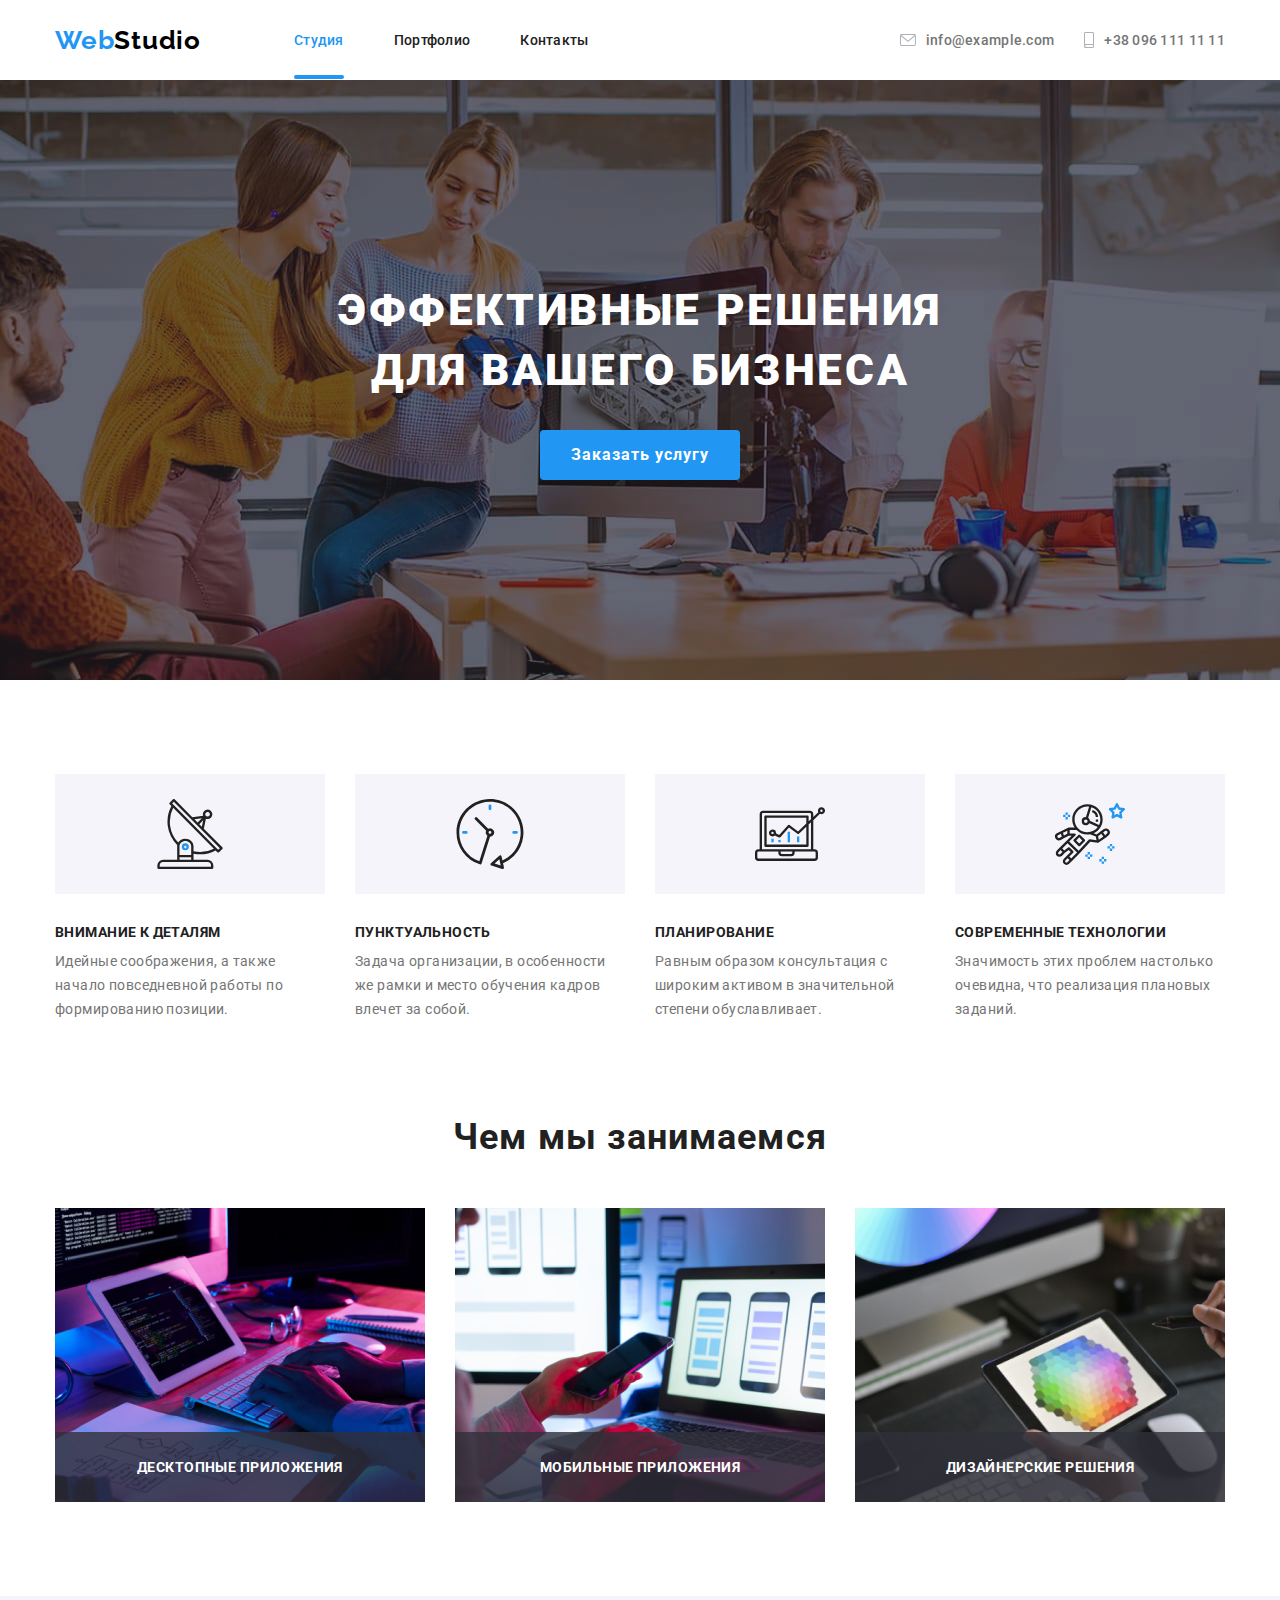
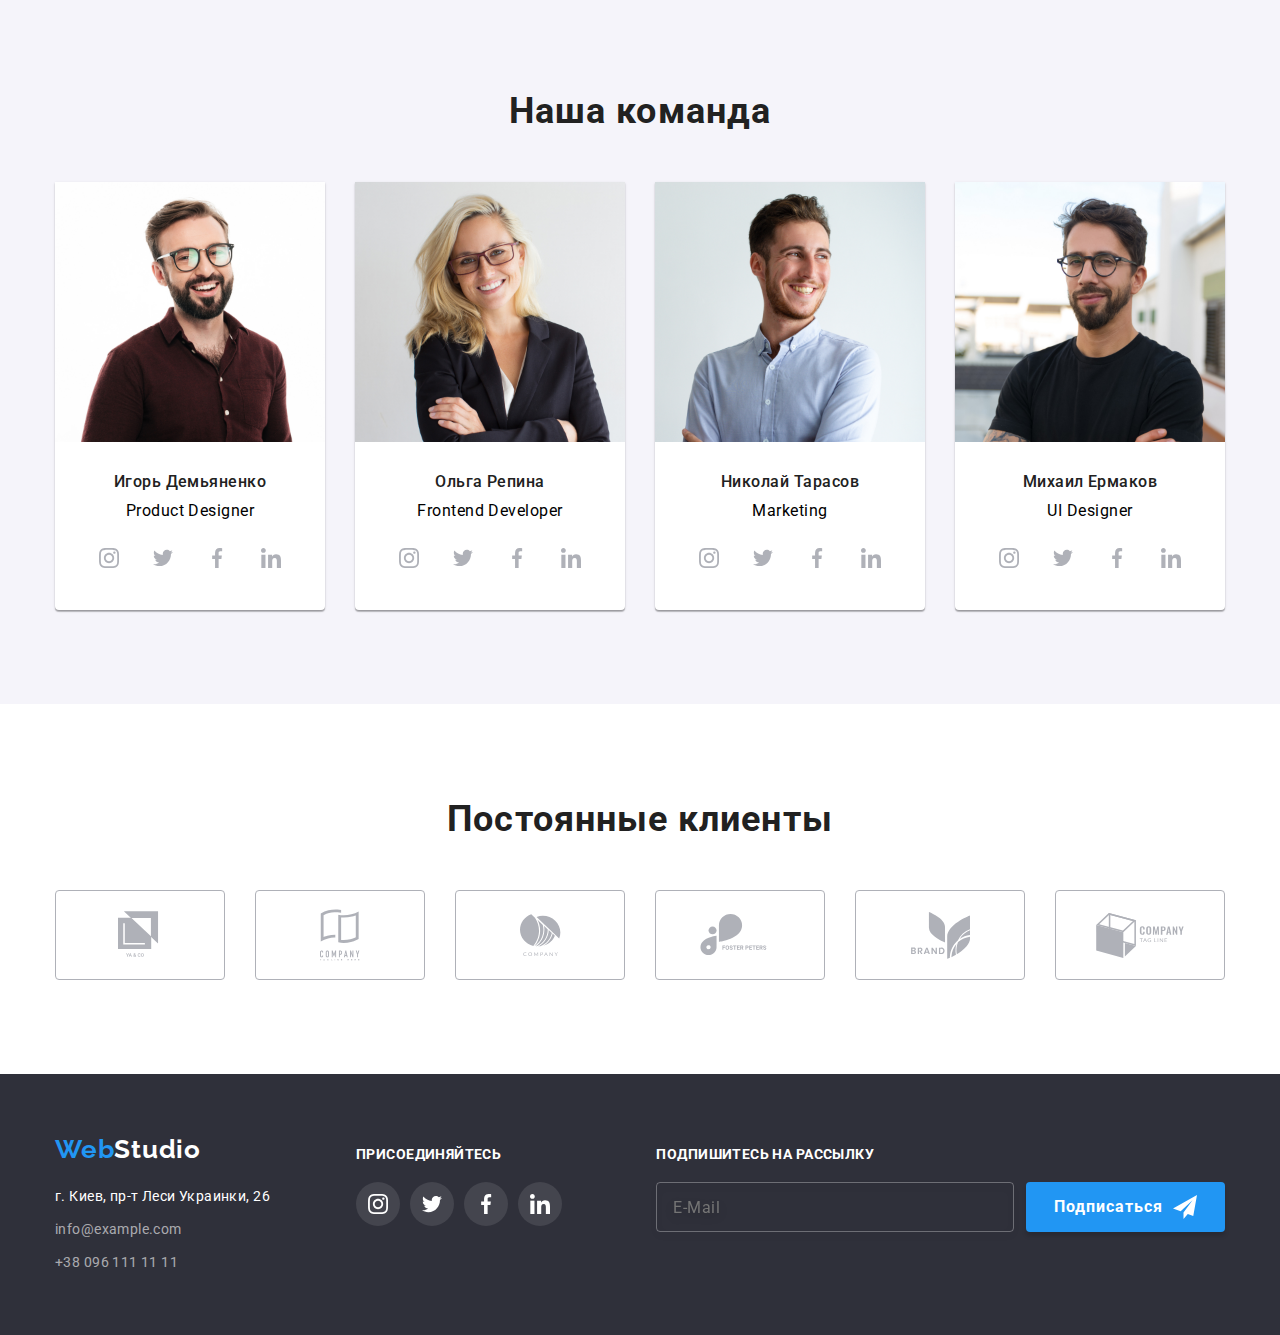
<file: index.html>
<!DOCTYPE html>
<html lang="ru">
<head>
    <meta charset="UTF-8">
    <meta name="viewport" content="width=device-width, initial-scale=1.0">
    <title>WebStudio</title>
    <link rel="stylesheet" href="https://cdnjs.cloudflare.com/ajax/libs/modern-normalize/1.0.0/modern-normalize.css">
    <link href="https://fonts.googleapis.com/css2?family=Raleway:wght@700&family=Roboto:wght@400;500;700;900&display=swap" rel="stylesheet">
    <link rel="stylesheet" href="./css/main.min.css">
</head>
<body>

    <!--Header container-->
    <header class="header-container">
        <div class="container">
            <div class="header-wrapper">
                <a class="link" href="./index.html" aria-label="WebStudio">
                    <span class="web">Web<span class="header-studio">Studio</span></span>
                </a>
                <nav class="nav-container">
                    <ul class="navigation-menu">
                        <li class="item active"><a href="./index.html" class="link active">Студия</a></li>
                        <li class="item"><a href="./portfolio.html" class="link">Портфолио</a></li>
                        <li class="item"><a href="" class="link">Контакты</a></li>
                    </ul>
                </nav>
                <ul class="contacts-list">
                     <li class="item">
                        <a href="info@example.com" class="link">
                            <svg width="16" height="12">
                                <use href="./img/svg/sprite.svg#icon-envelope"></use>
                            </svg>info@example.com</a>
                    </li>
                     <li class="item">
                        <a href="tel:+380961111111" class="link">
                            <svg width="10" height="16" style="background-position: center;">
                                <use href="./img/svg/sprite.svg#icon-smartphone"></use>
                            </svg>+38 096 111 11 11</a>
                    </li>
                </ul>
            </div>
        </div>
    </header>

    <main>
        <!--section-1 container-->
            <section class="section-1">
                <div class="container">
                    <h1 class="title">Эффективные решения <br> для вашего бизнеса</h1>
                    <button class="main-button" data-modal-open>Заказать услугу</button>
                    <!--modal with backdrop-->
                    <div class="backdrop is-hidden" data-modal>
                        <div class="modal">
                            <button data-modal-close class="close-modal-button">
                                <svg width="11" height="11">
                                    <use href="./img/svg/sprite.svg#icon-close-modal"></use>
                                </svg>
                            </button>
                            <h2>Оставьте свои данные, мы вам перезвоним</h2>
                            <form action="#">
                                <div class="form-field">
                                    <label class="label" for="name">Имя</label>
                                    <input type="text" name="user-name" id="name" class="input-field">
                                    <svg width="18" height="18">
                                        <use href="./img/svg/sprite.svg#icon-person-black-18dp-1"></use>
                                    </svg>
                                </div>
                                <div class="form-field">
                                    <label class="label" for="phone">Телефон</label>
                                    <input type="tel" name="user-phone" id="phone" class="input-field">
                                    <svg width="18" height="18">
                                        <use href="./img/svg/sprite.svg#icon-phone-black-18dp-1"></use>
                                    </svg>
                                </div>
                                <div class="form-field">
                                    <label class="label" for="email">Почта</label>
                                    <input type="email" name="user-email" id="email" class="input-field">
                                    <svg width="18" height="18">
                                        <use href="./img/svg/sprite.svg#icon-email-black-18dp-1"></use>
                                    </svg>
                                </div>
                                <label class="label" for="comment">Комментарий</label>
                                <textarea name="comment" id="" cols="30" rows="10" id="comment" placeholder="Введите сообщение"></textarea>
                                <div class="checkbox-container">
                                        <input type="checkbox" class="checkbox" id="checkbox">
                                    <label class="label" for="checkbox">Соглашаюсь с рассылкой и принимаю <a href="" class="link">Условия договора</a></label>
                                </div>
                                <button type="submit" class="send-button">Отправить</button>
                            </form>
                        </div>
                    </div>
                </div>
            </section>

        <!--section-2 container-->
            <section class="section-2">
                <div class="container">
                <h2>Специфика работы</h2>
                <ul class="work-list">
                    <li class="item">
                        <h3 class="title">Внимание к деталям</h3>
                        <p class="discription">Идейные соображения, а также начало повседневной работы по формированию позиции.</p>
                    </li>
                    <li class="item">
                        <h3 class="title">Пунктуальность</h3>
                        <p class="discription">Задача организации, в особенности же рамки и место обучения кадров влечет за собой.</p>
                    </li>
                    <li class="item">
                        <h3 class="title">Планирование</h3>
                        <p class="discription">Равным образом консультация с широким активом в значительной степени обуславливает.</p>
                    </li>
                    <li class="item">
                        <h3 class="title">Современные технологии</h3>
                        <p class="discription">Значимость этих проблем настолько очевидна, что реализация плановых заданий.</p>
                    </li>
                </ul>
                </div>
            </section>  

            <!--section-3 container-->
            <section class="section-3">
                <div class="container">
                    <h2>Чем мы занимаемся</h2>
                    <ul>
                        <li><img src="./img/sect-3/img-1.jpg" alt="Десктопные приложения"><h3>Десктопные приложения</h3></li>
                        <li><img src="./img/sect-3/img-2.jpg" alt="Мобильные приложения"><h3>Мобильные приложения</h3></li>
                        <li><img src="./img/sect-3/img-3.jpg" alt="Дизайнерские решения"><h3>Дизайнерские решения</h3></li>
                    </ul>
                    </div>
            </section>

        <!--section-4 container-->
            <section class="section-4">
                <div class="container">
                <h2>Наша команда</h2>
                <ul class="team-list">
                    <li>
                        <img src="./img/sect-4/img-1.jpg" alt="Игорь Демьяненко (фото)" width="270">
                        <h3>Игорь Демьяненко</h3>
                        <p>Product Designer</p>
                       <ul class="social-links-icons">
                           <li><a href="">
                               <svg width="20" height="20">
                                   <use href="./img/svg/sprite.svg#icon-instagram" class="icon-link"></use>
                               </svg>
                           </a></li>
                           <li><a href="">
                            <svg width="20" height="20">
                                <use href="./img/svg/sprite.svg#icon-twitter" class="icon-link"></use>
                            </svg>
                           </a></li>
                           <li><a href="">
                            <svg width="20" height="20">
                                <use href="./img/svg/sprite.svg#icon-facebook" class="icon-link"></use>
                            </svg>
                           </a></li>
                           <li><a href="">
                            <svg width="20" height="20">
                                <use href="./img/svg/sprite.svg#icon-linkedin" class="icon-link"></use>
                            </svg>
                           </a></li>
                       </ul>
                    </li>
                    <li>
                        <img src="./img/sect-4/img-2.jpg" alt="Ольга Репина (фото)" width="270">
                        <h3>Ольга Репина</h3>
                        <p>Frontend Developer</p>
                        <ul class="social-links-icons">
                            <li><a href="">
                                <svg width="20" height="20">
                                    <use href="./img/svg/sprite.svg#icon-instagram" class="icon-link"></use>
                                </svg>
                            </a></li>
                            <li><a href="">
                             <svg width="20" height="20">
                                 <use href="./img/svg/sprite.svg#icon-twitter" class="icon-link"></use>
                             </svg>
                            </a></li>
                            <li><a href="">
                             <svg width="20" height="20">
                                 <use href="./img/svg/sprite.svg#icon-facebook" class="icon-link"></use>
                             </svg>
                            </a></li>
                            <li><a href="">
                             <svg width="20" height="20">
                                 <use href="./img/svg/sprite.svg#icon-linkedin" class="icon-link"></use>
                             </svg>
                            </a></li>
                        </ul>
                    </li>
                    <li>
                        <img src="./img/sect-4/img-3.jpg" alt="Николай Тарасов (фото)" width="270">
                        <h3>Николай Тарасов</h3>
                        <p>Marketing</p>
                        <ul class="social-links-icons">
                            <li><a href="">
                                <svg width="20" height="20">
                                    <use href="./img/svg/sprite.svg#icon-instagram" class="icon-link"></use>
                                </svg>
                            </a></li>
                            <li><a href="">
                             <svg width="20" height="20">
                                 <use href="./img/svg/sprite.svg#icon-twitter" class="icon-link"></use>
                             </svg>
                            </a></li>
                            <li><a href="">
                             <svg width="20" height="20">
                                 <use href="./img/svg/sprite.svg#icon-facebook" class="icon-link"></use>
                             </svg>
                            </a></li>
                            <li><a href="">
                             <svg width="20" height="20">
                                 <use href="./img/svg/sprite.svg#icon-linkedin" class="icon-link"></use>
                             </svg>
                            </a></li>
                        </ul>
                    </li>
                    <li>
                        <img src="./img/sect-4/img-4.jpg" alt="Михаил Ермаков (фото)" width="270">
                        <h3>Михаил Ермаков</h3>
                        <p>UI Designer</p>
                        <ul class="social-links-icons">
                            <li><a href="">
                                <svg width="20" height="20">
                                    <use href="./img/svg/sprite.svg#icon-instagram" class="icon-link"></use>
                                </svg>
                            </a></li>
                            <li><a href="">
                             <svg width="20" height="20">
                                 <use href="./img/svg/sprite.svg#icon-twitter" class="icon-link"></use>
                             </svg>
                            </a></li>
                            <li><a href="">
                             <svg width="20" height="20">
                                 <use href="./img/svg/sprite.svg#icon-facebook" class="icon-link"></use>
                             </svg>
                            </a></li>
                            <li><a href="">
                             <svg width="20" height="20">
                                 <use href="./img/svg/sprite.svg#icon-linkedin" class="icon-link"></use>
                             </svg>
                            </a></li>
                        </ul>
                    </li>
                </ul>
                </div>
            </section>

            <!--section-5 container-->
            <section class="section-5">
                <div class="container">
                <h2>Постоянные клиенты</h2>
                <ul>
                    <li><a href="#">
                        <svg width="44.27" height="49.23">
                            <use href="./img/svg/sprite.svg#icon-logo-1"></use>
                        </svg>
                        </a></li>
                    <li><a href="#">
                        <svg width="40" height="52">
                            <use href="./img/svg/sprite.svg#icon-logo-2"></use>
                        </svg>
                        </a></li>
                    <li><a href="#">
                        <svg width="41" height="42.6">
                            <use href="./img/svg/sprite.svg#icon-logo-3"></use>
                        </svg>
                        </a></li>
                    <li><a href="#">
                        <svg width="79.66" height="42.02">
                            <use href="./img/svg/sprite.svg#icon-logo-4"></use>
                        </svg>
                        </a></li>
                    <li><a href="#">
                        <svg width="59" height="47">
                            <use href="./img/svg/sprite.svg#icon-logo-5"></use>
                        </svg>
                        </a></li>
                    <li><a href="#">
                        <svg width="88.48" height="45.44">
                            <use href="./img/svg/sprite.svg#icon-logo-6"></use>
                        </svg>
                        </a></li>
                </ul>
                </div>
            </section>
        </main>
        
            <!--footer container-->
    <footer>
        <div class="container">
            <div class="footer-wrapper">
                <div class="contacts-container">
                <a class="webstudio-link" href="./index.html" aria-label="WebStudio">
                  <span class="web">Web<span class="footer-studio">Studio</span></span>
                </a>
                <address>
                    <span class="address-text">г. Киев, пр-т Леси Украинки, 26</span>
                    <ul>
                        <li><a href="info@example.com">info@example.com</a></li>
                        <li><a href="tel:+380961111111">+38 096 111 11 11</a></li>
                    </ul>
                </address>
                </div>
                <div class="follow-us-container">
                    <p>Присоединяйтесь</p>
                    <ul class="footer-social-links">
                            <li><a href="">
                                <svg width="20" height="20">
                                    <use href="./img/svg/sprite.svg#icon-instagram-footer"></use>
                                </svg>
                              </a></li>
                            <li><a href="">
                                <svg width="20" height="20">
                                    <use href="./img/svg/sprite.svg#icon-twitter-footer"></use>
                                </svg>
                              </a></li>
                            <li><a href="">
                                <svg width="20" height="20">
                                    <use href="./img/svg/sprite.svg#icon-facebook-footer"></use>
                                </svg>
                              </a></li>
                            <li><a href="">
                                <svg width="20" height="20">
                                    <use href="./img/svg/sprite.svg#icon-linkedin-footer"></use>
                                </svg>
                              </a></li>
                    </ul>
                </div>
                <div class="subscribe-container">
                    <p>Подпишитесь на рассылку</p>
                    <form action="#">
                        <input type="email" name="user-email" placeholder="E-Mail">
                        <button type="submit">Подписаться
                                <svg width="24" height="24">
                                <use href="./img/svg/sprite.svg#icon-send"></use></svg>
                        </button>
                    </form>
                </div>
            </div>
        </div>
    </footer>
    <script src="./js/modal.js"></script>
</body>
</html>
</file>
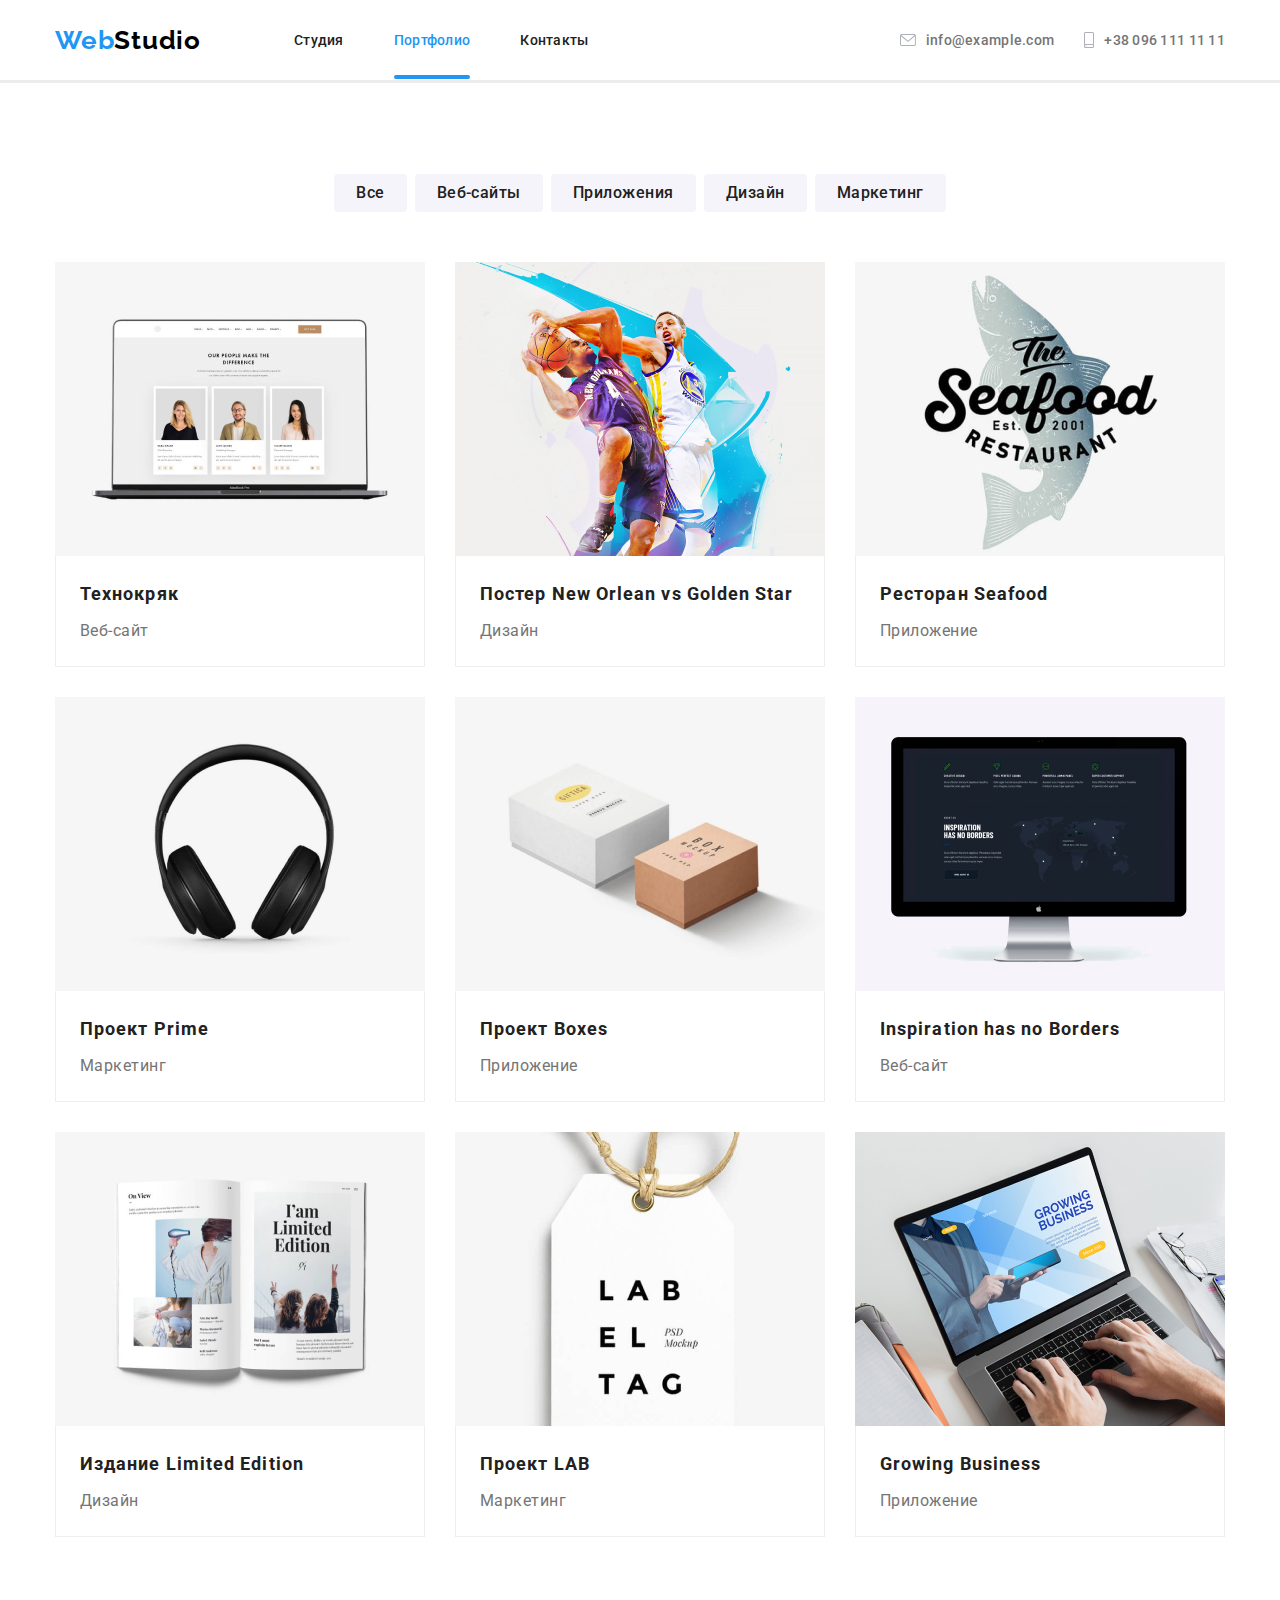
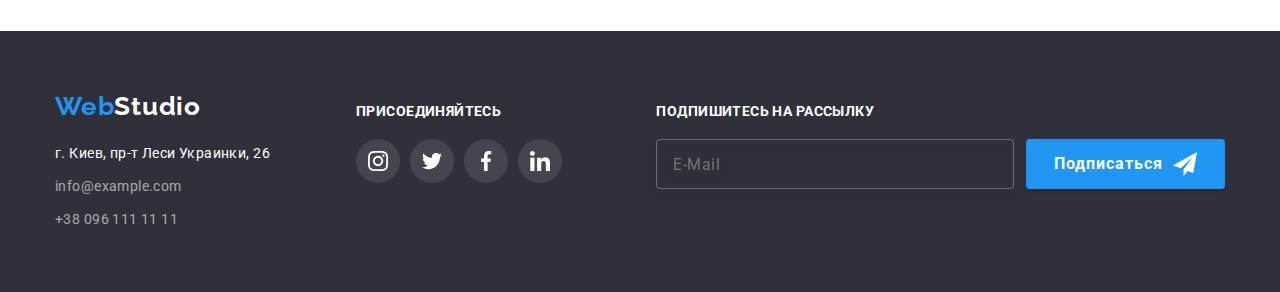
<file: portfolio.html>
<!DOCTYPE html>
<html lang="ru">
<head>
    <meta charset="UTF-8">
    <meta name="viewport" content="width=device-width, initial-scale=1.0">
    <title>WebStudio</title>
    <link rel="stylesheet" href="https://cdnjs.cloudflare.com/ajax/libs/modern-normalize/1.0.0/modern-normalize.css">
    <link href="https://fonts.googleapis.com/css2?family=Raleway:wght@700&family=Roboto:wght@400;500;700;900&display=swap" rel="stylesheet">
    <link rel="stylesheet" href="./css/portfolio.min.css">
</head>
<body>

    <!--Header container-->
    <header class="header-container portfolio">
        <div class="container">
            <div class="header-wrapper">
                <a class="link" href="./index.html" aria-label="WebStudio">
                    <span class="web">Web<span class="header-studio">Studio</span></span>
                </a>
                 <nav class="nav-container">
                    <ul class="navigation-menu">
                        <li class="item"><a href="./index.html" class="link">Студия</a></li>
                        <li class="item active"><a href="./portfolio.html" class="link active">Портфолио</a></li>
                        <li class="item"><a href="" class="link">Контакты</a></li>
                    </ul>
                 </nav>
                 <ul class="contacts-list">
                     <li class="item">
                        <a href="info@example.com" class="link">
                            <svg width="16" height="12">
                                <use href="./img/svg/sprite.svg#icon-envelope"></use>
                            </svg>info@example.com</a>
                    </li>
                     <li class="item">
                        <a href="tel:+380961111111" class="link">
                            <svg width="10" height="16" style="background-position: center;">
                                <use href="./img/svg/sprite.svg#icon-smartphone"></use>
                            </svg>+38 096 111 11 11</a>
                    </li>
                 </ul>
            </div>
        </div>
    </header>
        
            <main>
    <!--Portfolio container-->
      <section class="our-works-section">
        <div class="container">
          <h1 class="title">Наши работы</h1>
          <ul class="category-choice">
              <li class="item"><button type="button" class="portfolio-button">Все</button></li>
              <li class="item"><button type="button" class="portfolio-button">Веб-сайты</button></li>
              <li class="item"><button type="button" class="portfolio-button">Приложения</button></li>
              <li class="item"><button type="button" class="portfolio-button">Дизайн</button></li>
              <li class="item"><button type="button" class="portfolio-button">Маркетинг</button></li>
          </ul>
        <ul class="projects-list">
            <li class="item">
                <a href="">
                <div class="pop-up-container">
                <img src="./img/portfolio/img-1.jpg" alt="Технокряк">
                <p>Технокряк это современная площадка распространения коронавируса. Компании используют эту платформу для цифрового шпионажа и атак на защищённые сервера конкурентов.</p>
                </div>
                <div class="card-content">
                <h2 class="project-title">Технокряк</h2>
                <p>Веб-сайт</p></div></a>
            </li>
            <li class="item">
                <a href="">
                <div class="pop-up-container">
                <img src="./img/portfolio/img-2.jpg" alt="Постер New Orlean vs Golden Star">
                </div>
                <div class="card-content">
                <h2 class="project-title">Постер New Orlean vs Golden Star</h2>
                <p>Дизайн</p></div></a>
            </li>
            <li class="item">
                <a href="">
                <div class="pop-up-container">
                <img src="./img/portfolio/img-3.jpg" alt="Ресторан Seafood">
                </div>
                <div class="card-content">
                <h2 class="project-title">Ресторан Seafood</h2>
                <p>Приложение</p></div></a>
            </li>
            <li class="item">
                <a href="">
                <div class="pop-up-container">
                <img src="./img/portfolio/img-4.jpg" alt="Проект Prime">
                </div>
                <div class="card-content">
                <h2 class="project-title">Проект Prime</h2>
                <p>Маркетинг</p></div></a>
            </li>
            <li class="item">
                <a href="">
                <div class="pop-up-container">
                <img src="./img/portfolio/img-5.jpg" alt="Проект Boxes">
                </div>
                <div class="card-content">
                <h2 class="project-title">Проект Boxes</h2>
                <p>Приложение</p></div></a>
            </li>
            <li class="item">
                <a href="">
                <div class="pop-up-container">
                <img src="./img/portfolio/img-6.jpg" alt="Inspiration has no Borders">
                </div>
                <div class="card-content">
                <h2 class="project-title">Inspiration has no Borders</h2>
                <p>Веб-сайт</p></div></a>
            </li>
            <li class="item">
                <a href="">
                <div class="pop-up-container">
                <img src="./img/portfolio/img-7.jpg" alt="Издание Limited Edition">
                </div>
                <div class="card-content">
                <h2 class="project-title">Издание Limited Edition</h2>
                <p>Дизайн</p></div></a>
            </li>
            <li class="item">
                <a href="">
                <div class="pop-up-container">
                <img src="./img/portfolio/img-8.jpg" alt="Проект LAB">
                </div>
                <div class="card-content">
                <h2 class="project-title">Проект LAB</h2>
                <p>Маркетинг</p></div></a>
            </li>
            <li class="item">
                <a href="">
                <div class="pop-up-container">
                <img src="./img/portfolio/img-9.jpg" alt="Growing Business">
                </div>
                <div class="card-content">
                <h2 class="project-title">Growing Business</h2>
                <p>Приложение</p></div></a>
            </li>
         </ul>
        </div>
      </section>
    </main>

             <!--footer container-->
             <footer>
                <div class="container">
                    <div class="footer-wrapper">
                        <div class="contacts-container">
                        <a class="webstudio-link" href="./index.html" aria-label="WebStudio">
                          <span class="web">Web<span class="footer-studio">Studio</span></span>
                        </a>
                        <address>
                            <span class="address-text">г. Киев, пр-т Леси Украинки, 26</span>
                            <ul>
                                <li><a href="info@example.com">info@example.com</a></li>
                                <li><a href="tel:+380961111111">+38 096 111 11 11</a></li>
                            </ul>
                        </address>
                        </div>
                        <div class="follow-us-container">
                            <p>Присоединяйтесь</p>
                            <ul class="footer-social-links">
                                    <li><a href="">
                                        <svg width="20" height="20">
                                            <use href="./img/svg/sprite.svg#icon-instagram-footer"></use>
                                        </svg>
                                      </a></li>
                                    <li><a href="">
                                        <svg width="20" height="20">
                                            <use href="./img/svg/sprite.svg#icon-twitter-footer"></use>
                                        </svg>
                                      </a></li>
                                    <li><a href="">
                                        <svg width="20" height="20">
                                            <use href="./img/svg/sprite.svg#icon-facebook-footer"></use>
                                        </svg>
                                      </a></li>
                                    <li><a href="">
                                        <svg width="20" height="20">
                                            <use href="./img/svg/sprite.svg#icon-linkedin-footer"></use>
                                        </svg>
                                      </a></li>
                            </ul>
                        </div>
                        <div class="subscribe-container">
                            <p>Подпишитесь на рассылку</p>
                            <form action="#">
                                <input type="email" name="user-email" placeholder="E-Mail">
                                <button type="submit">Подписаться
                                        <svg width="24" height="24">
                                        <use href="./img/svg/sprite.svg#icon-send"></use></svg>
                                </button>
                            </form>
                        </div>
                    </div>
                </div>
            </footer>
        </body>
        </html>
</file>
<file: css/main.min.css>
*,*::before,*::after{margin:0;padding:0}body{background:#fff;font-family:"Roboto",sans-serif;font-style:normal}a{text-decoration:none;cursor:pointer}button{cursor:pointer}ul{list-style:none}.container{margin:0 auto;padding:0 15px;width:1200px;display:block}.header-container{margin:0 auto;background-color:#fff}.header-container .header-wrapper{display:-webkit-box;display:-ms-flexbox;display:flex;-webkit-box-pack:justify;-ms-flex-pack:justify;justify-content:space-between;-webkit-box-align:center;-ms-flex-align:center;align-items:center}.header-container .header-wrapper .link .web{font-family:"Raleway";font-weight:700;font-size:26px;line-height:1.192;letter-spacing:0.03em;color:#2196F3}.header-container .header-wrapper .link .web .header-studio{color:black}.header-container .header-wrapper .nav-container{margin-left:93px}.header-container .header-wrapper .nav-container .navigation-menu{display:-webkit-box;display:-ms-flexbox;display:flex;-webkit-box-align:center;-ms-flex-align:center;align-items:center;-webkit-box-sizing:border-box;box-sizing:border-box}.header-container .header-wrapper .nav-container .navigation-menu .item{display:block;-webkit-box-sizing:border-box;box-sizing:border-box;padding:31px 0;margin-right:50px}.header-container .header-wrapper .nav-container .navigation-menu .item .link{padding:31px 0;font-weight:500;font-size:14px;line-height:1.143;letter-spacing:0.02em;color:#212121;-webkit-transition:250ms cubic-bezier(0.4, 0, 0.2, 1);transition:250ms cubic-bezier(0.4, 0, 0.2, 1)}.header-container .header-wrapper .nav-container .navigation-menu .item .link.active::after{content:"";position:absolute;display:block;width:100%;height:4px;left:0;bottom:0;background-color:#2196F3;border-radius:2px}.header-container .header-wrapper .nav-container .navigation-menu .item .link.active{color:#2196F3;position:relative}.header-container .header-wrapper .nav-container .navigation-menu .item .link:hover,.header-container .header-wrapper .nav-container .navigation-menu .item .link:focus{color:#2196F3}.header-container .header-wrapper .nav-container .navigation-menu .item:last-child{margin:0}.header-container .header-wrapper .contacts-list{display:-webkit-box;display:-ms-flexbox;display:flex;-webkit-box-align:center;-ms-flex-align:center;align-items:center;margin-left:auto}.header-container .header-wrapper .contacts-list .item:last-child{margin-left:30px}.header-container .header-wrapper .contacts-list .item .link{display:-webkit-box;display:-ms-flexbox;display:flex;-webkit-box-align:center;-ms-flex-align:center;align-items:center;font-weight:500;font-size:14px;line-height:1.143;letter-spacing:0.02em;color:#757575;list-style:none;-webkit-transition:250ms cubic-bezier(0.4, 0, 0.2, 1);transition:250ms cubic-bezier(0.4, 0, 0.2, 1)}.header-container .header-wrapper .contacts-list .item .link svg{fill:#afb1b8;margin-right:10px;background-position:center;-webkit-transition:250ms cubic-bezier(0.4, 0, 0.2, 1);transition:250ms cubic-bezier(0.4, 0, 0.2, 1)}.header-container .header-wrapper .contacts-list .item .link:hover svg,.header-container .header-wrapper .contacts-list .item .link:focus svg{fill:#2196F3}.header-container .header-wrapper .contacts-list .item .link:hover,.header-container .header-wrapper .contacts-list .item .link:focus{color:#2196F3}.header-container.portfolio{outline:solid #ECECEC}.section-1{-webkit-box-align:center;-ms-flex-align:center;align-items:center;padding:200px 0 200px 0;background-size:cover;background-position:center;background-color:#2F303A;background-image:-webkit-gradient(linear, left top, right top, from(rgba(47,48,58,0.4)), to(rgba(47,48,58,0.4))),url(../img/section-hero/overlay-optimized.jpg);background-image:linear-gradient(to right, rgba(47,48,58,0.4), rgba(47,48,58,0.4)),url(../img/section-hero/overlay-optimized.jpg)}.section-1 .title{font-weight:900;font-size:44px;line-height:1.364;text-align:center;letter-spacing:0.06em;text-transform:uppercase;color:#fff}.section-1 .main-button{display:block;width:200px;height:50px;border-radius:4px;border:none;margin:30px auto 0 auto;background-color:#2196F3;font-weight:700;font-size:16px;line-height:1.875;letter-spacing:0.06em;color:#fff}.backdrop{position:fixed;top:0;left:0;width:100%;height:100%;z-index:3;background-color:rgba(0,0,0,0.2);opacity:1;-webkit-transition:600ms cubic-bezier(0.4, 0, 0.2, 1) 200ms;transition:600ms cubic-bezier(0.4, 0, 0.2, 1) 200ms}.backdrop.is-hidden{opacity:0;pointer-events:none;-webkit-transform:scale(0.1);transform:scale(0.1)}.backdrop .modal{position:absolute;width:528px;height:581px;padding:40px;top:50%;left:50%;-webkit-transform:translate(-50%, -50%);transform:translate(-50%, -50%);border-radius:4px;background-color:#fff;-webkit-filter:drop-shadow(0px 4px 4px rgba(0,0,0,0.25));filter:drop-shadow(0px 4px 4px rgba(0,0,0,0.25))}.backdrop .modal .close-modal-button{position:absolute;display:block;width:30px;height:30px;top:8px;right:8px;border-radius:50%;background:#fff;border:1px solid rgba(0,0,0,0.1)}.backdrop .modal .close-modal-button:hover svg,.backdrop .modal .close-modal-button:focus svg{fill:#2196F3}.backdrop .modal h2{margin-bottom:12px;font-style:normal;font-weight:700;font-size:20px;line-height:1,15;text-align:center;letter-spacing:0.03em;color:#212121}.backdrop .modal form .form-field{position:relative;margin-bottom:10px}.backdrop .modal form .form-field .input-field{display:block;width:100%;height:40px;padding:12px 42px;border:1px solid rgba(33,33,33,0.2);-webkit-box-sizing:border-box;box-sizing:border-box;border-radius:4px}.backdrop .modal form .form-field .input-field:focus{outline:none;border-color:#2196F3}.backdrop .modal form .form-field .input-field:focus+svg{fill:#2196F3}.backdrop .modal form .form-field svg{position:absolute;top:50%;left:12px}.backdrop .modal form .label{display:block;margin-bottom:4px;font-style:normal;font-weight:400;font-size:12px;line-height:1,167;letter-spacing:0.01em;color:#757575}.backdrop .modal form textarea{display:block;width:100%;height:120px;margin-bottom:20px;padding:12px 16px;resize:none;border:1px solid rgba(33,33,33,0.2);-webkit-box-sizing:border-box;box-sizing:border-box;border-radius:4px}.backdrop .modal form textarea:focus{outline:none;border-color:#2196F3}.backdrop .modal form textarea::-webkit-input-placeholder{font-style:normal;font-weight:400;font-size:14px;line-height:1,143;letter-spacing:0.01em;color:rgba(117,117,117,0.5)}.backdrop .modal form textarea:-ms-input-placeholder{font-style:normal;font-weight:400;font-size:14px;line-height:1,143;letter-spacing:0.01em;color:rgba(117,117,117,0.5)}.backdrop .modal form textarea::-ms-input-placeholder{font-style:normal;font-weight:400;font-size:14px;line-height:1,143;letter-spacing:0.01em;color:rgba(117,117,117,0.5)}.backdrop .modal form textarea::placeholder{font-style:normal;font-weight:400;font-size:14px;line-height:1,143;letter-spacing:0.01em;color:rgba(117,117,117,0.5)}.backdrop .modal form .checkbox-container{position:relative;display:-webkit-box;display:-ms-flexbox;display:flex;-webkit-box-pack:center;-ms-flex-pack:center;justify-content:center}.backdrop .modal form .checkbox-container .checkbox{-webkit-appearance:none;-moz-appearance:none;appearance:none;width:16px;height:15px;-webkit-box-sizing:border-box;box-sizing:border-box;border:2px solid black;border-radius:3px;background-image:url(../img/svg/check.svg);background-position:center;background-repeat:no-repeat}.backdrop .modal form .checkbox-container .checkbox:checked{outline:none;background-color:#2196F3;border:2px solid #2196F3}.backdrop .modal form .checkbox-container .label{display:inline-block;margin-left:8.38px;font-style:normal;font-weight:400;font-size:14px;line-height:1,714;letter-spacing:0.03em;color:#757575}.backdrop .modal form .checkbox-container .label .link{-webkit-text-decoration-line:underline;text-decoration-line:underline;color:#2196F3}.backdrop .modal form .send-button{display:-webkit-box;display:-ms-flexbox;display:flex;width:200px;height:50px;margin:30px auto 40px auto;background:#2196F3;-webkit-box-shadow:0px 4px 4px rgba(0,0,0,0.15);box-shadow:0px 4px 4px rgba(0,0,0,0.15);border-radius:4px;border:none;font-style:normal;font-weight:bold;font-size:16px;line-height:30px;-webkit-box-pack:center;-ms-flex-pack:center;justify-content:center;-webkit-box-align:center;-ms-flex-align:center;align-items:center;text-align:center;letter-spacing:0.06em;color:#FFFFFF}.section-2,.section-5{padding:94px 0;margin:0 auto;background-color:#fff}.section-2 ul,.section-3 ul{display:-webkit-box;display:-ms-flexbox;display:flex;-webkit-box-pack:justify;-ms-flex-pack:justify;justify-content:space-between}.section-3 h2,.section-4 h2,.section-5 h2{margin-bottom:50px;font-weight:700;font-size:36px;line-height:1.167;text-align:center;letter-spacing:0.03em;color:#212121}.follow-us-container p,.subscribe-container p{margin-bottom:20px;font-style:normal;font-weight:bold;font-size:14px;line-height:1.143;letter-spacing:0.03em;text-transform:uppercase;color:#fff}.section-2 h2{display:none}.section-2 .work-list .item{width:270px}.section-2 .work-list .item::before{content:"";display:block;width:270px;height:120px;background-position:center;background-repeat:no-repeat;background-color:#F5F4FA}.section-2 .work-list .item:nth-child(1)::before{background-image:url(../img/svg/group.svg)}.section-2 .work-list .item:nth-child(2)::before{background-image:url(../img/svg/clock.svg)}.section-2 .work-list .item:nth-child(3)::before{background-image:url(../img/svg/diagram.svg)}.section-2 .work-list .item:nth-child(4)::before{background-image:url(../img/svg/astronaut.svg)}.section-2 .work-list .item .title{font-weight:700;font-size:14px;line-height:1.143;letter-spacing:0.03em;text-align:left;text-transform:uppercase;color:#212121;margin-bottom:10px;margin-top:30px}.section-2 .work-list .item .discription{font-weight:400;font-size:14px;line-height:1.714;letter-spacing:0.03em;color:#757575}.section-3{padding:0 0 94px 0;margin:0 auto;background-color:var(--title-text-color)}.section-3 ul li{position:relative;display:-webkit-box;display:-ms-flexbox;display:flex;-webkit-box-pack:center;-ms-flex-pack:center;justify-content:center}.section-3 ul li h3{position:absolute;display:-webkit-box;display:-ms-flexbox;display:flex;-webkit-box-pack:center;-ms-flex-pack:center;justify-content:center;width:370px;bottom:0;padding:27px 0;font-style:normal;font-weight:bold;font-size:14px;line-height:1.143;text-align:center;letter-spacing:0.03em;white-space:nowrap;text-transform:uppercase;color:#fff;background-color:rgba(47,48,58,0.8)}.section-4{padding:94px 0;margin:0 auto;background-color:#F5F4FA}.section-4 .team-list{display:-webkit-box;display:-ms-flexbox;display:flex;-webkit-box-pack:justify;-ms-flex-pack:justify;justify-content:space-between}.section-4 .team-list>li{width:270px;padding:0 0 30px 0;background-color:#fff;-webkit-box-shadow:0px 1px 3px rgba(0,0,0,0.12),0px 1px 1px rgba(0,0,0,0.14),0px 2px 1px rgba(0,0,0,0.2);box-shadow:0px 1px 3px rgba(0,0,0,0.12),0px 1px 1px rgba(0,0,0,0.14),0px 2px 1px rgba(0,0,0,0.2);border-radius:0px 0px 4px 4px}.section-4 .team-list>li img{display:block}.section-4 .team-list>li h3{font-weight:500;font-size:16px;line-height:1.188;text-align:center;letter-spacing:0.03em;color:#212121;margin:30px auto 10px auto}.section-4 .team-list>li p{display:block;-ms-flex-wrap:wrap;flex-wrap:wrap;font-weight:400;font-size:16px;line-height:1.188;text-align:center;letter-spacing:0.03em;margin-top:0 auto;color:var(--secondary-text-color);margin:0 auto}.section-4 .team-list>li .social-links-icons{display:-webkit-box;display:-ms-flexbox;display:flex;background-position:center;margin:16px auto 0 auto;-webkit-box-pack:center;-ms-flex-pack:center;justify-content:center}.section-4 .team-list>li .social-links-icons>li{width:44px;height:44px;border-radius:50%;margin-right:10px;-webkit-transition:250ms cubic-bezier(0.4, 0, 0.2, 1);transition:250ms cubic-bezier(0.4, 0, 0.2, 1)}.section-4 .team-list>li .social-links-icons>li:nth-child(4){margin-right:0}.section-4 .team-list>li .social-links-icons>li:hover{background-color:#2196F3}.section-4 .team-list>li .social-links-icons>li a{display:-webkit-box;display:-ms-flexbox;display:flex;-webkit-box-align:center;-ms-flex-align:center;align-items:center;-webkit-box-pack:center;-ms-flex-pack:center;justify-content:center;width:44px;height:44px;-webkit-transition:250ms cubic-bezier(0.4, 0, 0.2, 1);transition:250ms cubic-bezier(0.4, 0, 0.2, 1)}.section-4 .team-list>li .social-links-icons>li a:focus{background-color:#2196F3;border-radius:50%}.section-4 .team-list>li .social-links-icons>li a:hover svg,.section-4 .team-list>li .social-links-icons>li a:focus svg{fill:#fff}.section-4 .team-list>li .social-links-icons>li a svg{fill:#afb1b8;-webkit-transition:250ms cubic-bezier(0.4, 0, 0.2, 1);transition:250ms cubic-bezier(0.4, 0, 0.2, 1)}.section-5 ul{display:-webkit-box;display:-ms-flexbox;display:flex}.section-5 ul li{margin-right:30px}.section-5 ul li:last-child{margin-right:0}.section-5 ul li a{display:-webkit-box;display:-ms-flexbox;display:flex;-webkit-box-align:center;-ms-flex-align:center;align-items:center;-webkit-box-pack:center;-ms-flex-pack:center;justify-content:center;width:170px;height:90px;border:1px solid #AFB1B8;border-radius:4px;-webkit-transition:250ms cubic-bezier(0.4, 0, 0.2, 1);transition:250ms cubic-bezier(0.4, 0, 0.2, 1)}.section-5 ul li a:hover{border:1px solid #2196F3;border-radius:4px}.section-5 ul li a:hover svg{fill:#2196F3}.section-5 ul li a:focus svg{fill:#2196F3}.section-5 ul li a:focus{border:1px solid #2196F3}.section-5 ul li a svg{fill:#afb1b8;-webkit-transition:250ms cubic-bezier(0.4, 0, 0.2, 1);transition:250ms cubic-bezier(0.4, 0, 0.2, 1)}footer{padding:60px 0;background-color:#2F303A}footer .footer-wrapper{display:-webkit-box;display:-ms-flexbox;display:flex}footer .footer-wrapper .webstudio-link{width:145px;display:block;margin-bottom:20px}footer .footer-wrapper .webstudio-link .web{font-family:'Raleway';font-weight:700;font-size:26px;line-height:1.192;letter-spacing:0.03em;color:#2196F3}footer .footer-wrapper .webstudio-link .web .footer-studio{color:white}footer .footer-wrapper address{width:231px;display:block;font-style:normal}footer .footer-wrapper address .address-text{display:block;margin-bottom:9px;font-weight:400;font-size:14px;line-height:1.714;letter-spacing:0.03em;color:#fff}footer .footer-wrapper address li{display:block;margin-bottom:9px}footer .footer-wrapper address li:last-child{margin-bottom:0}footer .footer-wrapper address li a{font-weight:400;font-size:14px;line-height:1.714;letter-spacing:0.03em;color:rgba(255,255,255,0.6)}footer .footer-wrapper .follow-us-container{display:block;margin-left:70px;padding-top:12px}footer .footer-wrapper .follow-us-container .footer-social-links{display:-webkit-box;display:-ms-flexbox;display:flex}footer .footer-wrapper .follow-us-container .footer-social-links li{margin-left:10px}footer .footer-wrapper .follow-us-container .footer-social-links li:first-child{margin-left:0}footer .footer-wrapper .follow-us-container .footer-social-links li a{display:-webkit-box;display:-ms-flexbox;display:flex;-webkit-box-pack:center;-ms-flex-pack:center;justify-content:center;-webkit-box-align:center;-ms-flex-align:center;align-items:center;width:44px;height:44px;fill:#fff;background-color:rgba(255,255,255,0.1);border-radius:50%;-webkit-transition:250ms cubic-bezier(0.4, 0, 0.2, 1);transition:250ms cubic-bezier(0.4, 0, 0.2, 1)}footer .footer-wrapper .follow-us-container .footer-social-links li a:hover{background-color:#2196F3}footer .footer-wrapper .follow-us-container .footer-social-links li a:focus{background-color:#2196F3;border-radius:50%}footer .footer-wrapper .subscribe-container{display:block;padding-top:12px;margin-left:auto}footer .footer-wrapper .subscribe-container form{display:-webkit-box;display:-ms-flexbox;display:flex;height:50px}footer .footer-wrapper .subscribe-container form input{display:block;width:358px;height:50px;margin-right:12px;padding:15px 16px;background-color:transparent;border:1px solid rgba(255,255,255,0.3);-webkit-box-sizing:border-box;box-sizing:border-box;-webkit-filter:drop-shadow(0px 4px 4px rgba(0,0,0,0.15));filter:drop-shadow(0px 4px 4px rgba(0,0,0,0.15));border-radius:4px;font-style:normal;font-weight:400;font-size:16px;line-height:1.25;letter-spacing:0.03em;color:rgba(255,255,255,0.6)}footer .footer-wrapper .subscribe-container form button{display:-webkit-box;display:-ms-flexbox;display:flex;-webkit-box-align:center;-ms-flex-align:center;align-items:center;-webkit-box-pack:center;-ms-flex-pack:center;justify-content:center;text-align:center;padding:10px 28px;font-style:normal;font-weight:700;font-size:16px;line-height:1.875;letter-spacing:0.06em;color:#fff;background:#2196F3;-webkit-box-shadow:0px 4px 4px rgba(0,0,0,0.15);box-shadow:0px 4px 4px rgba(0,0,0,0.15);border-radius:4px;border:none}footer .footer-wrapper .subscribe-container form button svg{margin-left:10px;fill:#fff}
/*# sourceMappingURL=main.min.css.map */
</file>
<file: css/portfolio.min.css>
*,*::before,*::after{margin:0;padding:0}body{background:#fff;font-family:"Roboto",sans-serif;font-style:normal}a{text-decoration:none;cursor:pointer}button{cursor:pointer}ul{list-style:none}.container{margin:0 auto;padding:0 15px;width:1200px;display:block}.header-container{margin:0 auto;background-color:#fff}.header-container .header-wrapper{display:-webkit-box;display:-ms-flexbox;display:flex;-webkit-box-pack:justify;-ms-flex-pack:justify;justify-content:space-between;-webkit-box-align:center;-ms-flex-align:center;align-items:center}.header-container .header-wrapper .link .web{font-family:"Raleway";font-weight:700;font-size:26px;line-height:1.192;letter-spacing:0.03em;color:#2196F3}.header-container .header-wrapper .link .web .header-studio{color:black}.header-container .header-wrapper .nav-container{margin-left:93px}.header-container .header-wrapper .nav-container .navigation-menu{display:-webkit-box;display:-ms-flexbox;display:flex;-webkit-box-align:center;-ms-flex-align:center;align-items:center;-webkit-box-sizing:border-box;box-sizing:border-box}.header-container .header-wrapper .nav-container .navigation-menu .item{display:block;-webkit-box-sizing:border-box;box-sizing:border-box;padding:31px 0;margin-right:50px}.header-container .header-wrapper .nav-container .navigation-menu .item .link{padding:31px 0;font-weight:500;font-size:14px;line-height:1.143;letter-spacing:0.02em;color:#212121;-webkit-transition:250ms cubic-bezier(0.4, 0, 0.2, 1);transition:250ms cubic-bezier(0.4, 0, 0.2, 1)}.header-container .header-wrapper .nav-container .navigation-menu .item .link.active::after{content:"";position:absolute;display:block;width:100%;height:4px;left:0;bottom:0;background-color:#2196F3;border-radius:2px}.header-container .header-wrapper .nav-container .navigation-menu .item .link.active{color:#2196F3;position:relative}.header-container .header-wrapper .nav-container .navigation-menu .item .link:hover,.header-container .header-wrapper .nav-container .navigation-menu .item .link:focus{color:#2196F3}.header-container .header-wrapper .nav-container .navigation-menu .item:last-child{margin:0}.header-container .header-wrapper .contacts-list{display:-webkit-box;display:-ms-flexbox;display:flex;-webkit-box-align:center;-ms-flex-align:center;align-items:center;margin-left:auto}.header-container .header-wrapper .contacts-list .item:last-child{margin-left:30px}.header-container .header-wrapper .contacts-list .item .link{display:-webkit-box;display:-ms-flexbox;display:flex;-webkit-box-align:center;-ms-flex-align:center;align-items:center;font-weight:500;font-size:14px;line-height:1.143;letter-spacing:0.02em;color:#757575;list-style:none;-webkit-transition:250ms cubic-bezier(0.4, 0, 0.2, 1);transition:250ms cubic-bezier(0.4, 0, 0.2, 1)}.header-container .header-wrapper .contacts-list .item .link svg{fill:#afb1b8;margin-right:10px;background-position:center;-webkit-transition:250ms cubic-bezier(0.4, 0, 0.2, 1);transition:250ms cubic-bezier(0.4, 0, 0.2, 1)}.header-container .header-wrapper .contacts-list .item .link:hover svg,.header-container .header-wrapper .contacts-list .item .link:focus svg{fill:#2196F3}.header-container .header-wrapper .contacts-list .item .link:hover,.header-container .header-wrapper .contacts-list .item .link:focus{color:#2196F3}.header-container.portfolio{outline:solid #ECECEC}.our-works-section{margin:0 auto;padding:94px 0;background-color:#fff}.our-works-section .title{display:none}.our-works-section .category-choice{display:-webkit-box;display:-ms-flexbox;display:flex;-webkit-box-pack:center;-ms-flex-pack:center;justify-content:center;margin-bottom:50px}.our-works-section .category-choice .item{margin-left:8px}.our-works-section .category-choice .item:first-child{margin-left:0}.our-works-section .category-choice .item .portfolio-button{font-weight:500;font-size:16px;line-height:1.625;letter-spacing:0.03em;background-color:#F5F4FA;color:#212121;padding:6px 22px;border:none;border-radius:4px;-webkit-transition:250ms cubic-bezier(0.4, 0, 0.2, 1);transition:250ms cubic-bezier(0.4, 0, 0.2, 1)}.our-works-section .category-choice .item .portfolio-button:hover,.our-works-section .category-choice .item .portfolio-button:focus{color:#fff;background-color:#2196F3;-webkit-box-shadow:0px 3px 1px rgba(0,0,0,0.1),0px 1px 2px rgba(0,0,0,0.08),0px 2px 2px rgba(0,0,0,0.12);box-shadow:0px 3px 1px rgba(0,0,0,0.1),0px 1px 2px rgba(0,0,0,0.08),0px 2px 2px rgba(0,0,0,0.12);border-radius:4px}.projects-list{display:-webkit-box;display:-ms-flexbox;display:flex;-ms-flex-wrap:wrap;flex-wrap:wrap}.projects-list .item{width:370px;margin-right:30px;margin-bottom:30px;-webkit-transition:250ms cubic-bezier(0.4, 0, 0.2, 1);transition:250ms cubic-bezier(0.4, 0, 0.2, 1)}.projects-list .item:nth-child(1):hover .pop-up-container p{-webkit-transform:translate(0, -100%);transform:translate(0, -100%);-webkit-transition-duration:250ms;transition-duration:250ms;-webkit-transition-timing-function:cubic-bezier(0.4, 0, 0.2, 1);transition-timing-function:cubic-bezier(0.4, 0, 0.2, 1);opacity:100%}.projects-list .item:nth-child(3),.projects-list .item:nth-child(6),.projects-list .item:nth-child(9){margin-right:0}.projects-list .item:nth-child(n+7){margin-bottom:0}.projects-list .item:hover{-webkit-box-shadow:0px 1px 1px rgba(0,0,0,0.12),0px 4px 4px rgba(0,0,0,0.06),1px 4px 6px rgba(0,0,0,0.16);box-shadow:0px 1px 1px rgba(0,0,0,0.12),0px 4px 4px rgba(0,0,0,0.06),1px 4px 6px rgba(0,0,0,0.16)}.projects-list .item a{position:relative;display:block}.projects-list .item a:focus{-webkit-box-shadow:0px 1px 1px rgba(0,0,0,0.12),0px 4px 4px rgba(0,0,0,0.06),1px 4px 6px rgba(0,0,0,0.16);box-shadow:0px 1px 1px rgba(0,0,0,0.12),0px 4px 4px rgba(0,0,0,0.06),1px 4px 6px rgba(0,0,0,0.16)}.projects-list .item a:focus .pop-up-container p{-webkit-transform:translate(0, -100%);transform:translate(0, -100%);-webkit-transition-duration:250ms;transition-duration:250ms;-webkit-transition-timing-function:cubic-bezier(0.4, 0, 0.2, 1);transition-timing-function:cubic-bezier(0.4, 0, 0.2, 1);opacity:100%}.projects-list .item a .pop-up-container{display:-webkit-box;display:-ms-flexbox;display:flex;position:relative;-webkit-box-align:center;-ms-flex-align:center;align-items:center;-webkit-box-pack:center;-ms-flex-pack:center;justify-content:center;overflow:hidden}.projects-list .item a .pop-up-container img{display:block}.projects-list .item a .pop-up-container p{position:absolute;display:-webkit-box;display:-ms-flexbox;display:flex;-webkit-box-align:center;-ms-flex-align:center;align-items:center;width:370px;height:294px;padding:0 24px;top:100%;font-style:normal;font-weight:normal;font-size:18px;line-height:1,556;letter-spacing:0.03em;color:#FFFFFF;background:rgba(33,150,243,0.9);-webkit-transition:250ms cubic-bezier(0.4, 0, 0.2, 1);transition:250ms cubic-bezier(0.4, 0, 0.2, 1)}.projects-list .item a .card-content{padding:20px 24px;border-left:1px solid #EEEEEE;border-right:1px solid #EEEEEE;border-bottom:1px solid #EEEEEE}.projects-list .item a .card-content .project-title{font-weight:700;font-size:18px;line-height:2.0;letter-spacing:0.06em;color:#212121;margin-bottom:4px}.projects-list .item a .card-content p{font-weight:400;font-size:16px;line-height:1.875;letter-spacing:0.03em;color:#757575}.section-2,.section-5{padding:94px 0;margin:0 auto;background-color:#fff}.section-2 ul,.section-3 ul{display:-webkit-box;display:-ms-flexbox;display:flex;-webkit-box-pack:justify;-ms-flex-pack:justify;justify-content:space-between}.section-3 h2,.section-4 h2,.section-5 h2{margin-bottom:50px;font-weight:700;font-size:36px;line-height:1.167;text-align:center;letter-spacing:0.03em;color:#212121}.follow-us-container p,.subscribe-container p{margin-bottom:20px;font-style:normal;font-weight:bold;font-size:14px;line-height:1.143;letter-spacing:0.03em;text-transform:uppercase;color:#fff}footer{padding:60px 0;background-color:#2F303A}footer .footer-wrapper{display:-webkit-box;display:-ms-flexbox;display:flex}footer .footer-wrapper .webstudio-link{width:145px;display:block;margin-bottom:20px}footer .footer-wrapper .webstudio-link .web{font-family:'Raleway';font-weight:700;font-size:26px;line-height:1.192;letter-spacing:0.03em;color:#2196F3}footer .footer-wrapper .webstudio-link .web .footer-studio{color:white}footer .footer-wrapper address{width:231px;display:block;font-style:normal}footer .footer-wrapper address .address-text{display:block;margin-bottom:9px;font-weight:400;font-size:14px;line-height:1.714;letter-spacing:0.03em;color:#fff}footer .footer-wrapper address li{display:block;margin-bottom:9px}footer .footer-wrapper address li:last-child{margin-bottom:0}footer .footer-wrapper address li a{font-weight:400;font-size:14px;line-height:1.714;letter-spacing:0.03em;color:rgba(255,255,255,0.6)}footer .footer-wrapper .follow-us-container{display:block;margin-left:70px;padding-top:12px}footer .footer-wrapper .follow-us-container .footer-social-links{display:-webkit-box;display:-ms-flexbox;display:flex}footer .footer-wrapper .follow-us-container .footer-social-links li{margin-left:10px}footer .footer-wrapper .follow-us-container .footer-social-links li:first-child{margin-left:0}footer .footer-wrapper .follow-us-container .footer-social-links li a{display:-webkit-box;display:-ms-flexbox;display:flex;-webkit-box-pack:center;-ms-flex-pack:center;justify-content:center;-webkit-box-align:center;-ms-flex-align:center;align-items:center;width:44px;height:44px;fill:#fff;background-color:rgba(255,255,255,0.1);border-radius:50%;-webkit-transition:250ms cubic-bezier(0.4, 0, 0.2, 1);transition:250ms cubic-bezier(0.4, 0, 0.2, 1)}footer .footer-wrapper .follow-us-container .footer-social-links li a:hover{background-color:#2196F3}footer .footer-wrapper .follow-us-container .footer-social-links li a:focus{background-color:#2196F3;border-radius:50%}footer .footer-wrapper .subscribe-container{display:block;padding-top:12px;margin-left:auto}footer .footer-wrapper .subscribe-container form{display:-webkit-box;display:-ms-flexbox;display:flex;height:50px}footer .footer-wrapper .subscribe-container form input{display:block;width:358px;height:50px;margin-right:12px;padding:15px 16px;background-color:transparent;border:1px solid rgba(255,255,255,0.3);-webkit-box-sizing:border-box;box-sizing:border-box;-webkit-filter:drop-shadow(0px 4px 4px rgba(0,0,0,0.15));filter:drop-shadow(0px 4px 4px rgba(0,0,0,0.15));border-radius:4px;font-style:normal;font-weight:400;font-size:16px;line-height:1.25;letter-spacing:0.03em;color:rgba(255,255,255,0.6)}footer .footer-wrapper .subscribe-container form button{display:-webkit-box;display:-ms-flexbox;display:flex;-webkit-box-align:center;-ms-flex-align:center;align-items:center;-webkit-box-pack:center;-ms-flex-pack:center;justify-content:center;text-align:center;padding:10px 28px;font-style:normal;font-weight:700;font-size:16px;line-height:1.875;letter-spacing:0.06em;color:#fff;background:#2196F3;-webkit-box-shadow:0px 4px 4px rgba(0,0,0,0.15);box-shadow:0px 4px 4px rgba(0,0,0,0.15);border-radius:4px;border:none}footer .footer-wrapper .subscribe-container form button svg{margin-left:10px;fill:#fff}
/*# sourceMappingURL=portfolio.min.css.map */
</file>
